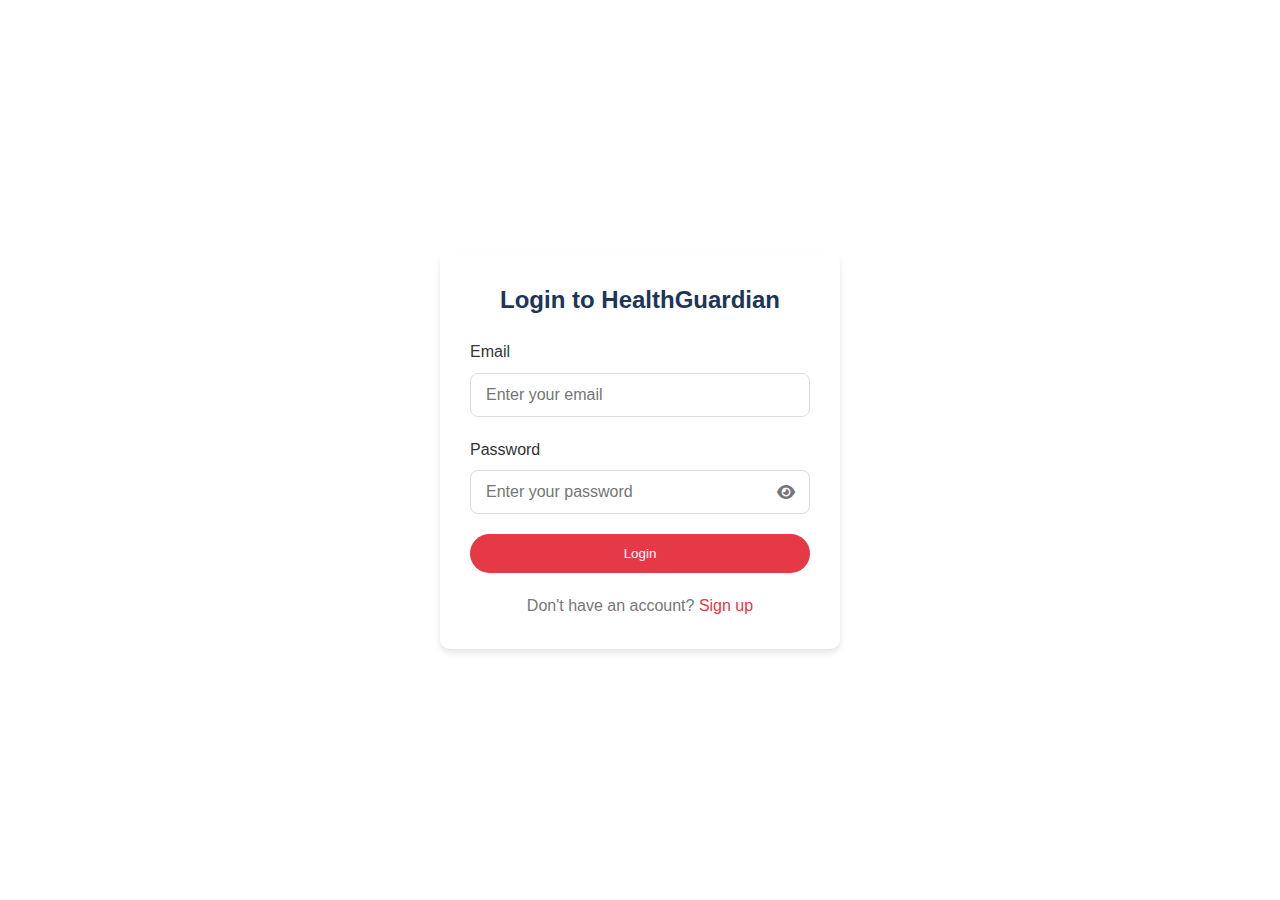
<file: login.html>
<!DOCTYPE html>
<html lang="en">
<head>
    <meta charset="UTF-8">
    <meta name="viewport" content="width=device-width, initial-scale=1.0">
    <title>Login - HealthGuardian</title>
    <link rel="stylesheet" href="https://cdnjs.cloudflare.com/ajax/libs/font-awesome/6.4.0/css/all.min.css">
    <link rel="stylesheet" href="css/login.css">
</head>
<body>
    <div class="auth-container">
        <div class="auth-card">
            <h2>Login to HealthGuardian</h2>
            <form id="loginForm">
                <div class="form-group">
                    <label for="email">Email</label>
                    <input type="email" id="email" placeholder="Enter your email" required>
                </div>
                <div class="form-group">
                    <label for="password">Password</label>
                    <div class="password-input">
                        <input type="password" id="password" placeholder="Enter your password" required>
                        <i class="fas fa-eye toggle-password"></i>
                    </div>
                </div>
                <button type="submit" class="btn btn-primary">Login</button>
            </form>
            <p class="auth-footer">Don't have an account? <a href="register.html">Sign up</a></p>
        </div>
    </div>

    <script src="js/auth.js"></script>
</body>
</html>
</file>
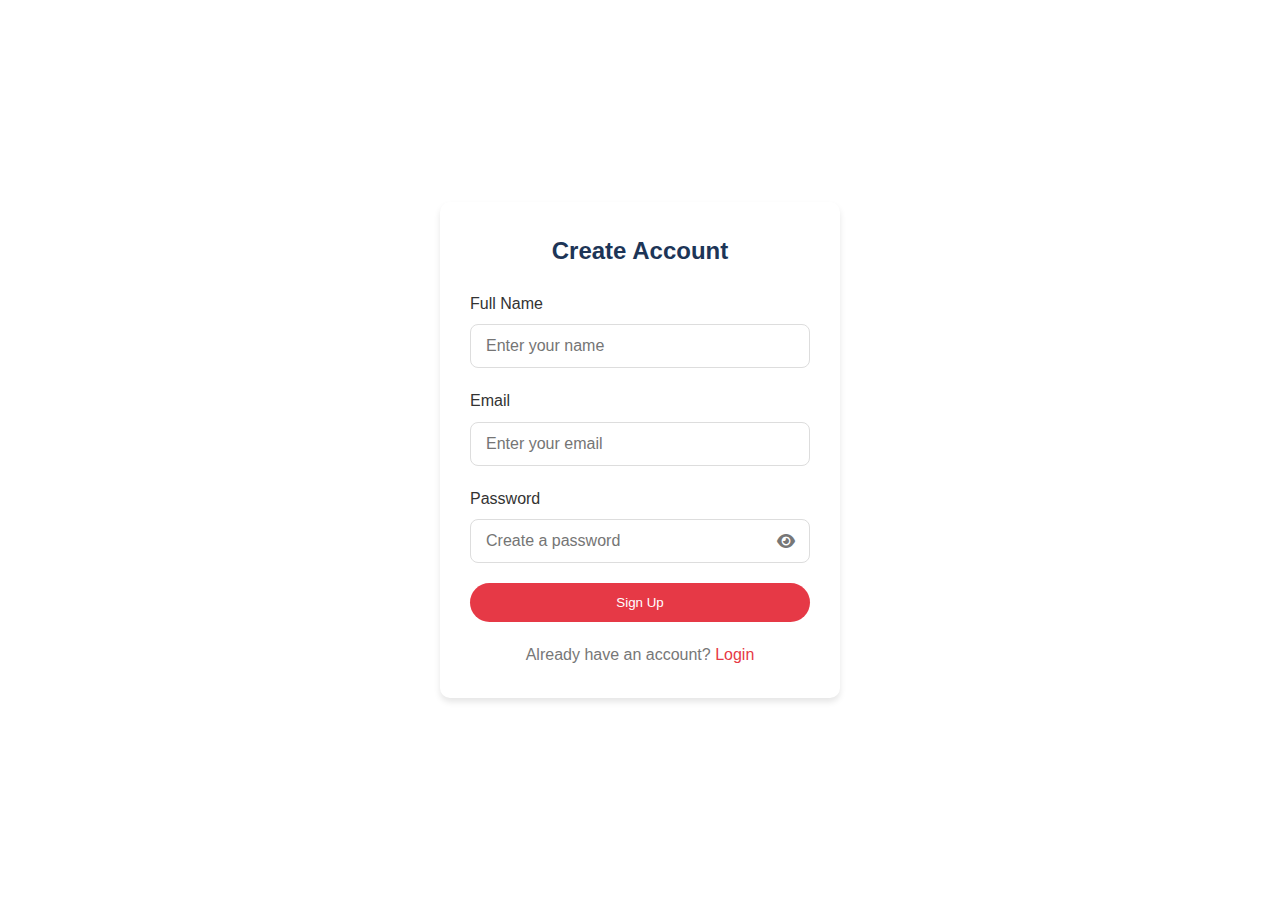
<file: register.html>
<!DOCTYPE html>
<html lang="en">
<head>
    <meta charset="UTF-8">
    <meta name="viewport" content="width=device-width, initial-scale=1.0">
    <title>Sign Up - HealthGuardian</title>
    <link rel="stylesheet" href="https://cdnjs.cloudflare.com/ajax/libs/font-awesome/6.4.0/css/all.min.css">
    <link rel="stylesheet" href="css/login.css">
</head>
<body>
    <div class="auth-container">
        <div class="auth-card">
            <h2>Create Account</h2>
            <form id="registerForm">
                <div class="form-group">
                    <label for="name">Full Name</label>
                    <input type="text" id="name" placeholder="Enter your name" required>
                </div>
                <div class="form-group">
                    <label for="email">Email</label>
                    <input type="email" id="email" placeholder="Enter your email" required>
                </div>
                <div class="form-group">
                    <label for="password">Password</label>
                    <div class="password-input">
                        <input type="password" id="password" placeholder="Create a password" required>
                        <i class="fas fa-eye toggle-password"></i>
                    </div>
                </div>
                <button type="submit" class="btn btn-primary">Sign Up</button>
            </form>
            <p class="auth-footer">Already have an account? <a href="login.html">Login</a></p>
        </div>
    </div>

    <script src="js/auth.js"></script>
</body>
</html>
</file>
<file: css/login.css>
/* Global Styles */
:root {
    --primary-color: #e63946;
    --secondary-color: #457b9d;
    --dark-color: #1d3557;
    --light-color: #f1faee;
    --white: #fff;
    --text-color: #333;
    --shadow: 0 4px 6px rgba(0, 0, 0, 0.1);
    --transition: all 0.3s ease;
}

* {
    margin: 0;
    padding: 0;
    box-sizing: border-box;
}

body {
    font-family: 'Poppins', sans-serif;
    color: var(--text-color);
    line-height: 1.6;
}

.container {
    width: 90%;
    max-width: 1200px;
    margin: 0 auto;
    padding: 0 20px;
}

/* Navigation  */
.navbar {
    background-color: var(--white);
    box-shadow: var(--shadow);
    padding: 15px 0;
    position: fixed;
    width: 100%;
    top: 0;
    z-index: 1000;
}

.nav-links {
    display: flex;
    align-items: center;
    gap: 20px;
}

.logo {
    font-size: 1.8rem;
    font-weight: 700;
    color: var(--primary-color);
    display: flex;
    align-items: center;
}

.logo i {
    margin-right: 10px;
}

.login-btn {
    padding: 8px 20px;
    background-color: var(--secondary-color);
    color: var(--white);
    border-radius: 50px;
    text-decoration: none;
    transition: var(--transition);
}

.login-btn:hover {
    background-color: var(--dark-color);
}

/* Auth Pages */
.auth-container {
    display: flex;
    justify-content: center;
    align-items: center;
    min-height: 100vh;
    padding: 20px;
}

.auth-card {
    background: var(--white);
    border-radius: 10px;
    box-shadow: var(--shadow);
    padding: 30px;
    width: 100%;
    max-width: 400px;
}

.auth-card h2 {
    margin-bottom: 20px;
    text-align: center;
    color: var(--dark-color);
}

.form-group {
    margin-bottom: 20px;
}

.form-group label {
    display: block;
    margin-bottom: 8px;
    font-weight: 500;
}

.form-group input {
    width: 100%;
    padding: 12px 15px;
    border: 1px solid #ddd;
    border-radius: 8px;
    font-size: 16px;
}

.password-input {
    position: relative;
}

.toggle-password {
    position: absolute;
    right: 15px;
    top: 50%;
    transform: translateY(-50%);
    cursor: pointer;
    color: #777;
}

.btn {
    display: inline-block;
    padding: 12px 24px;
    border-radius: 50px;
    font-weight: 500;
    transition: var(--transition);
    text-align: center;
    cursor: pointer;
    border: none;
}

.btn-primary {
    background-color: var(--primary-color);
    color: var(--white);
    width: 100%;
}

.btn-primary:hover {
    background-color: #c1121f;
}

.auth-footer {
    text-align: center;
    margin-top: 20px;
    color: #777;
}

.auth-footer a {
    color: var(--primary-color);
    text-decoration: none;
}

/* Profile Dropdown */
.profile-dropdown {
    position: relative;
}

.profile-toggle {
    display: flex;
    align-items: center;
    gap: 8px;
    background: none;
    border: none;
    cursor: pointer;
    padding: 8px 12px;
    border-radius: 50px;
    transition: var(--transition);
}

.profile-toggle:hover {
    background-color: #f1f1f1;
}

.dropdown-menu {
    display: none;
    position: absolute;
    right: 0;
    top: 100%;
    background: var(--white);
    border-radius: 8px;
    box-shadow: var(--shadow);
    padding: 10px 0;
    min-width: 150px;
    z-index: 1000;
}

.profile-dropdown:hover .dropdown-menu {
    display: block;
}

.logout-btn {
    display: block;
    width: 100%;
    padding: 8px 16px;
    background: none;
    border: none;
    text-align: left;
    cursor: pointer;
    transition: var(--transition);
}

.logout-btn:hover {
    background-color: #f8f9fa;
    color: var(--primary-color);
}
</file>
